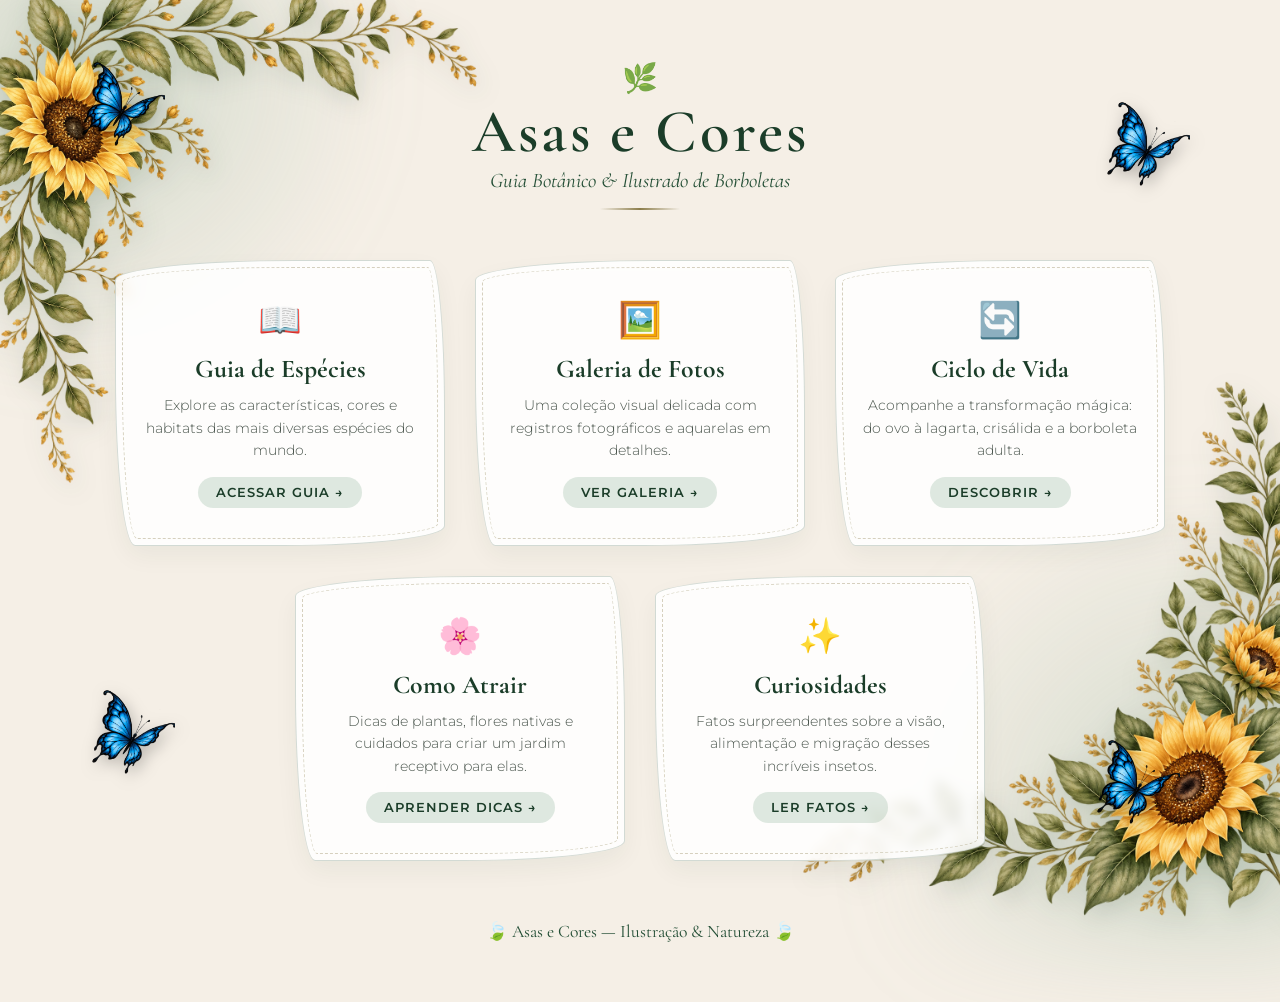
<file: index.html>
<!DOCTYPE html>
<html lang="pt-BR">
<head>
  <meta charset="UTF-8">
  <meta name="viewport" content="width=device-width, initial-scale=1.0">
  <title>Asas e Cores</title>
  <link rel="stylesheet" href="style.css">
  <link rel="preconnect" href="https://fonts.googleapis.com">
  <link rel="preconnect" href="https://fonts.gstatic.com" crossorigin>
  <link href="https://fonts.googleapis.com/css2?family=Cormorant+Garamond:ital,wght@0,400;0,600;1,400&family=Montserrat:wght@300;400&display=swap" rel="stylesheet">
</head>
<body>

  <!-- Pinceladas de Fundo Aquarela Suaves -->
  <div class="brush-stroke top-left-brush"></div>
  <div class="brush-stroke bottom-right-brush"></div>

  <!-- FOLHAGENS NOS CANTOS -->
  <img src="img/folhagem-canto-esquerdo.png" alt="Girassóis Esquerda" class="realistic-foliage top-left-foliage">
  <img src="img/folhagem-canto-direito.png" alt="Girassóis Direita" class="realistic-foliage bottom-right-foliage">

  <!-- BORBOLETAS AZUIS FLUTUANTES (Usando borboleta-modelo.png) -->
  <div class="floating-butterfly b-1">
    <img src="img/borboleta-modelo.png" alt="Borboleta Azul">
  </div>
  <div class="floating-butterfly b-2">
    <img src="img/borboleta-modelo.png" alt="Borboleta Azul">
  </div>
  <div class="floating-butterfly b-3">
    <img src="img/borboleta-modelo.png" alt="Borboleta Azul">
  </div>
  <div class="floating-butterfly b-4">
    <img src="img/borboleta-modelo.png" alt="Borboleta Azul">
  </div>

  <!-- Cabeçalho -->
  <header class="header">
    <span class="leaf-icon">🌿</span>
    <h1>Asas e Cores</h1>
    <p class="subtitle">Guia Botânico & Ilustrado de Borboletas</p>
    <div class="divider"></div>
  </header>

  <!-- Container Principal de Cards -->
  <main class="gallery-container">

    <div class="butterfly-card action-card" data-secao="Guia de Espécies">
      <div class="card-inner">
        <div class="card-icon">📖</div>
        <h2>Guia de Espécies</h2>
        <p>Explore as características, cores e habitats das mais diversas espécies do mundo.</p>
        <button class="card-btn">Acessar Guia &rarr;</button>
      </div>
    </div>

    <div class="butterfly-card action-card" data-secao="Galeria de Fotos">
      <div class="card-inner">
        <div class="card-icon">🖼️</div>
        <h2>Galeria de Fotos</h2>
        <p>Uma coleção visual delicada com registros fotográficos e aquarelas em detalhes.</p>
        <button class="card-btn">Ver Galeria &rarr;</button>
      </div>
    </div>

    <div class="butterfly-card action-card" data-secao="Ciclo de Vida">
      <div class="card-inner">
        <div class="card-icon">🔄</div>
        <h2>Ciclo de Vida</h2>
        <p>Acompanhe a transformação mágica: do ovo à lagarta, crisálida e a borboleta adulta.</p>
        <button class="card-btn">Descobrir &rarr;</button>
      </div>
    </div>

    <div class="butterfly-card action-card" data-secao="Como Atrair">
      <div class="card-inner">
        <div class="card-icon">🌸</div>
        <h2>Como Atrair</h2>
        <p>Dicas de plantas, flores nativas e cuidados para criar um jardim receptivo para elas.</p>
        <button class="card-btn">Aprender Dicas &rarr;</button>
      </div>
    </div>

    <div class="butterfly-card action-card" data-secao="Curiosidades">
      <div class="card-inner">
        <div class="card-icon">✨</div>
        <h2>Curiosidades</h2>
        <p>Fatos surpreendentes sobre a visão, alimentação e migração desses incríveis insetos.</p>
        <button class="card-btn">Ler Fatos &rarr;</button>
      </div>
    </div>

  </main>

  <!-- Rodapé -->
  <footer class="footer">
    <p>🍃 Asas e Cores — Ilustração & Natureza 🍃</p>
  </footer>

  <script src="script.js"></script>

</body>
</html>
</file>
<file: style.css>
:root {
  --bg-cream: #f5efe6;
  --green-dark: #1b3d29;
  --green-medium: #234e35;
  --gold-accent: #8b7d4b;
  --text-color: #2b332c;
  --white-translucent: rgba(255, 255, 255, 0.88);
}

* {
  box-sizing: border-box;
  margin: 0;
  padding: 0;
}

body {
  font-family: 'Montserrat', sans-serif;
  background-color: var(--bg-cream);
  color: var(--text-color);
  min-height: 100vh;
  display: flex;
  flex-direction: column;
  align-items: center;
  position: relative;
  overflow-x: hidden;
  padding: 60px 20px;
}

/* Pinceladas de Fundo */
.brush-stroke {
  position: fixed;
  pointer-events: none;
  z-index: 0;
}

.top-left-brush {
  top: -60px;
  left: -60px;
  width: 450px;
  height: 450px;
  background: radial-gradient(circle at 30% 30%, rgba(127, 168, 141, 0.3) 0%, transparent 70%);
  filter: blur(35px);
}

.bottom-right-brush {
  bottom: -60px;
  right: -60px;
  width: 450px;
  height: 450px;
  background: radial-gradient(circle at 70% 70%, rgba(127, 168, 141, 0.3) 0%, transparent 75%);
  filter: blur(40px);
}

/* Folhagens dos Cantos */
.realistic-foliage {
  position: fixed;
  pointer-events: none;
  z-index: 1;
  max-width: 500px;
  width: 100%;
  height: auto;
  filter: drop-shadow(4px 8px 12px rgba(27, 61, 41, 0.15));
}

.top-left-foliage { top: -20px; left: -20px; }
.bottom-right-foliage { bottom: -20px; right: -20px; }

/* Borboletas Flutuantes */
.floating-butterfly {
  position: fixed;
  width: 85px;
  height: auto;
  z-index: 2;
  pointer-events: none;
}

.floating-butterfly img {
  width: 100%;
  height: auto;
  filter: drop-shadow(2px 5px 8px rgba(0, 0, 0, 0.25));
}

.b-1 { top: 60px; left: 80px; animation: float1 7.5s ease-in-out infinite alternate; }
.b-2 { top: 100px; right: 90px; animation: float2 9s ease-in-out infinite alternate; }
.b-3 { bottom: 120px; left: 90px; animation: float3 8.5s ease-in-out infinite alternate; }
.b-4 { bottom: 70px; right: 100px; animation: float4 7s ease-in-out infinite alternate; }

@keyframes float1 { 0% { transform: translate(0, 0) rotate(0deg); } 50% { transform: translate(30px, 35px) rotate(15deg); } 100% { transform: translate(-10px, 60px) rotate(-10deg); } }
@keyframes float2 { 0% { transform: translate(0, 0) rotate(0deg); } 50% { transform: translate(-35px, 25px) rotate(-18deg); } 100% { transform: translate(-15px, 70px) rotate(10deg); } }
@keyframes float3 { 0% { transform: translate(0, 0) rotate(5deg); } 50% { transform: translate(40px, -30px) rotate(-12deg); } 100% { transform: translate(10px, -55px) rotate(8deg); } }
@keyframes float4 { 0% { transform: translate(0, 0) rotate(-8deg); } 50% { transform: translate(-30px, -40px) rotate(12deg); } 100% { transform: translate(-45px, -15px) rotate(-4deg); } }

/* Cabeçalho */
.header { text-align: center; margin-bottom: 50px; z-index: 2; }
.leaf-icon { font-size: 1.8rem; opacity: 0.8; }
.header h1 { font-family: 'Cormorant Garamond', serif; font-size: 3.8rem; font-weight: 600; color: var(--green-dark); letter-spacing: 3px; }
.header .subtitle { font-family: 'Cormorant Garamond', serif; font-style: italic; font-size: 1.3rem; color: var(--green-medium); }
.divider { width: 80px; height: 2px; background: linear-gradient(90deg, transparent, var(--gold-accent), transparent); margin: 15px auto 0 auto; }

/* Grid principal */
.gallery-container {
  display: flex;
  flex-wrap: wrap;
  justify-content: center;
  gap: 30px;
  width: 100%;
  max-width: 1100px;
  z-index: 2;
}

.action-card {
  background: var(--white-translucent);
  backdrop-filter: blur(6px);
  padding: 6px;
  width: calc(33.333% - 20px);
  min-width: 280px;
  max-width: 330px;
  border-radius: 180px 15px 160px 20px / 20px 150px 20px 170px;
  border: 1px solid rgba(35, 78, 53, 0.2);
  box-shadow: 0 10px 25px rgba(27, 61, 41, 0.05);
  transition: all 0.4s ease;
  cursor: pointer;
  display: flex;
}

.action-card:hover {
  transform: translateY(-8px) scale(1.02);
  border-color: var(--green-medium);
  box-shadow: 0 15px 30px rgba(27, 61, 41, 0.15);
}

.card-inner {
  border: 1px dashed rgba(139, 125, 75, 0.35);
  border-radius: 170px 10px 150px 15px / 15px 140px 15px 160px;
  padding: 30px 20px;
  text-align: center;
  width: 100%;
  display: flex;
  flex-direction: column;
  align-items: center;
}

.card-icon { font-size: 2.2rem; margin-bottom: 12px; }
.action-card h2 { font-family: 'Cormorant Garamond', serif; font-size: 1.6rem; color: var(--green-dark); margin-bottom: 10px; }
.action-card p { font-size: 0.88rem; line-height: 1.6; color: #4a554d; font-weight: 300; }

.card-btn {
  margin-top: 15px;
  font-family: 'Montserrat', sans-serif;
  font-size: 0.8rem;
  font-weight: 600;
  text-transform: uppercase;
  letter-spacing: 1px;
  color: var(--green-dark);
  background-color: rgba(127, 168, 141, 0.25);
  border: none;
  padding: 8px 18px;
  border-radius: 20px;
  cursor: pointer;
  transition: all 0.3s ease;
}

.action-card:hover .card-btn {
  background-color: var(--green-dark);
  color: #ffffff;
}

.footer { margin-top: 60px; font-family: 'Cormorant Garamond', serif; font-size: 1.1rem; color: var(--green-medium); z-index: 2; }
</file>
